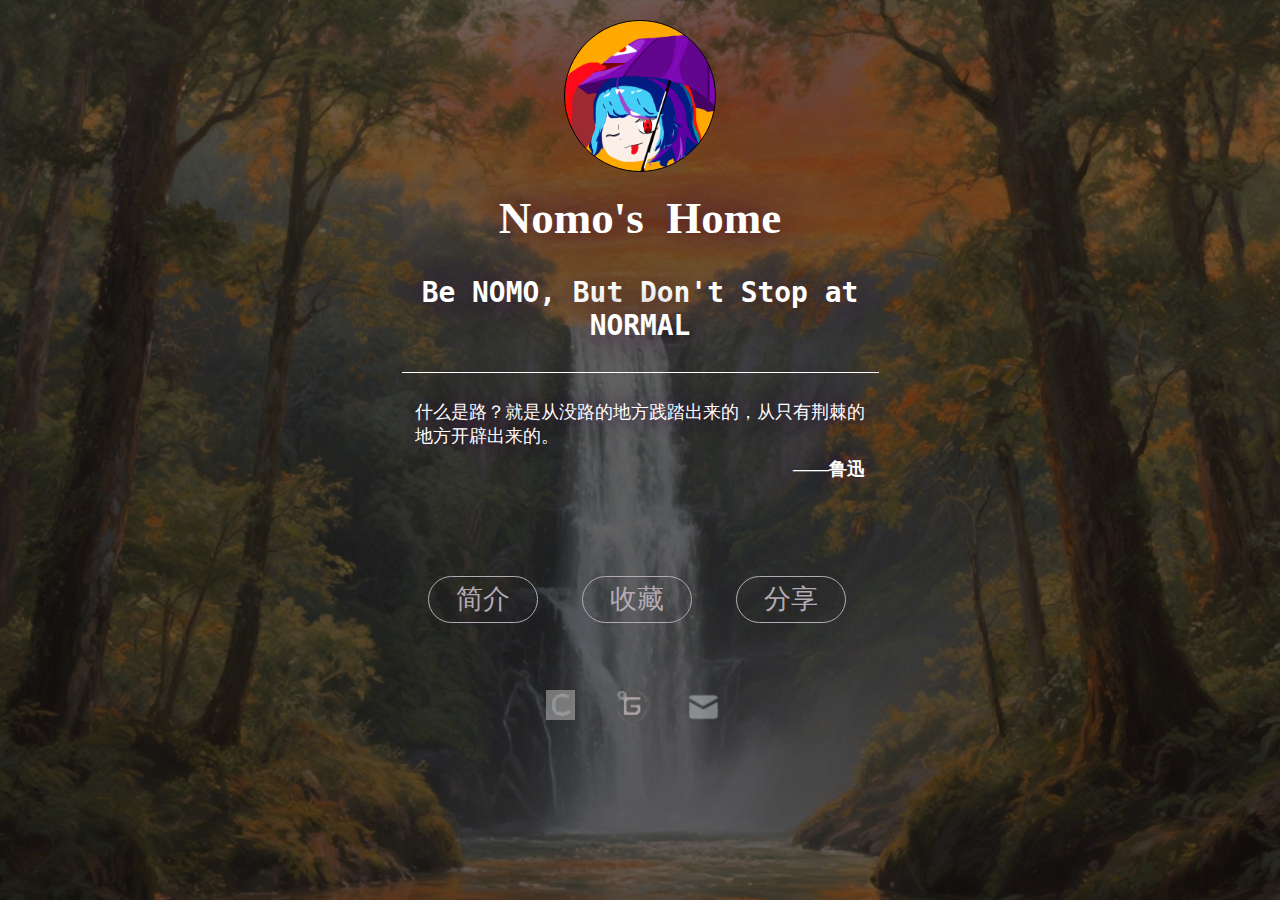
<file: index.html>
<!DOCTYPE html>
<html>
    <head>
        <meta charset="utf-8">

        <link rel="stylesheet" href="./CSS/baseStyle/container.css">

        <link rel="stylesheet" href="./CSS/specific/index.css">

        <link rel="stylesheet" href="./CSS/element/portrait.css">

        <title>Nomo's Home</title>
    </head>
    <body>
        <div class = "index_List">
            <!-- 设置头像 -->
            <div class="portrait_circle" style="background-image: url(./res/img/head.png);">
                <div class="myPh container_fix_center">
                    <span>Build in 2025</span>
                </div>
            </div>

            <!-- 设置index主题和一句话简介 -->
            <div class = "title">
                <h1>Nomo's&nbsp; Home</h1>
                <h2>Be NOMO, But Don't Stop at NORMAL</h2>

            </div>

            <!-- 设置喜欢的格言 -->
            <div class = "motto">
                <h1>什么是路？就是从没路的地方践踏出来的，从只有荆棘的地方开辟出来的。</h1>
                <h2>——鲁迅</h2>
            </div>

            <!-- 设置导航按钮 -->
            <div class="navigation">
                <a href="./HTML/introduction.html"><div class="choose">简介 </div></a>
                <a href="#"><div class="choose">收藏 </div></a>
                <a href="#"><div class="choose">分享 </div></a>        
            </div>

            <!-- 设置各相关账户主页链接 -->
            <div class="links">
                <a href="https://blog.csdn.net/Innomol?type=blog" target="_blank" ><div class="csdn"></div></a>
                <a href="https://gitee.com/nomo-zhuoyu" target="_blank"><div class = "gitee"></div></a>
                <a href="mailto:thinkingagin@163.com" target="_blank"><div class="mail"></div></a>
            </div>
        </div>


    </body>
</html>
</file>
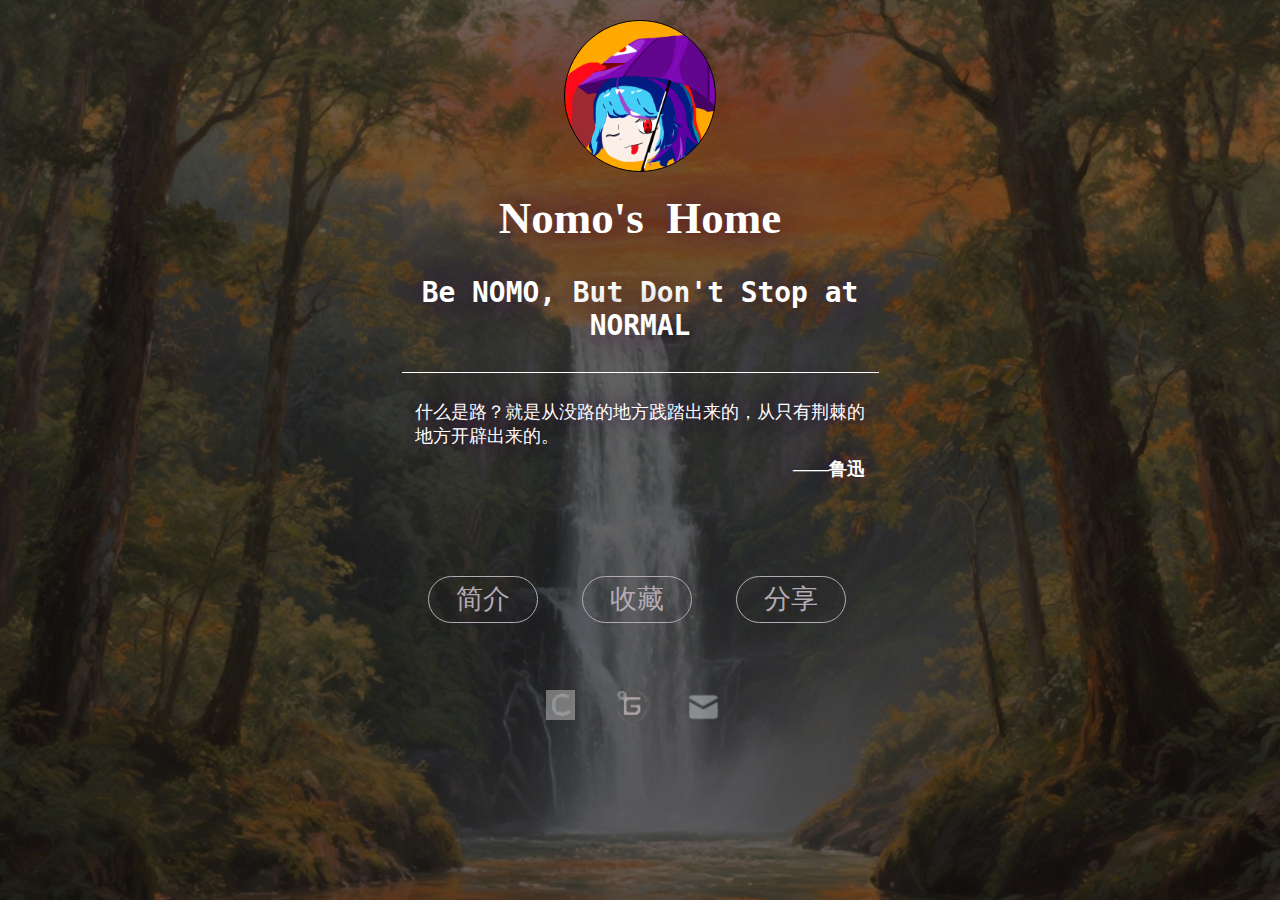
<file: HTML/index.html>
<!DOCTYPE html>
<html>
    <head>
        <meta charset="utf-8">

        <link rel="stylesheet" href="../CSS/baseStyle/container.css">

        <link rel="stylesheet" href="../CSS/specific/index.css">

        <link rel="stylesheet" href="../CSS/element/portrait.css">

        <title>Nomo's Home</title>
    </head>
    <body>
        <div class = "index_List">
            <!-- 设置头像 -->
            <div class="portrait_circle" style="background-image: url(../res/img/head.png);">
                <div class="myPh container_fix_center">
                    <span>Build in 2025</span>
                </div>
            </div>

            <!-- 设置index主题和一句话简介 -->
            <div class = "title">
                <h1>Nomo's&nbsp; Home</h1>
                <h2>Be NOMO, But Don't Stop at NORMAL</h2>

            </div>

            <!-- 设置喜欢的格言 -->
            <div class = "motto">
                <h1>什么是路？就是从没路的地方践踏出来的，从只有荆棘的地方开辟出来的。</h1>
                <h2>——鲁迅</h2>
            </div>

            <!-- 设置导航按钮 -->
            <div class="navigation">
                <a href="../HTML/introduction.html"><div class="choose">简介 </div></a>
                <a href="#"><div class="choose">收藏 </div></a>
                <a href="#"><div class="choose">分享 </div></a>        
            </div>

            <!-- 设置各相关账户主页链接 -->
            <div class="links">
                <a href="https://blog.csdn.net/Innomol?type=blog" target="_blank" ><div class="csdn"></div></a>
                <a href="https://gitee.com/nomo-zhuoyu" target="_blank"><div class = "gitee"></div></a>
                <a href="mailto:thinkingagin@163.com" target="_blank"><div class="mail"></div></a>
            </div>
        </div>


    </body>
</html>
</file>
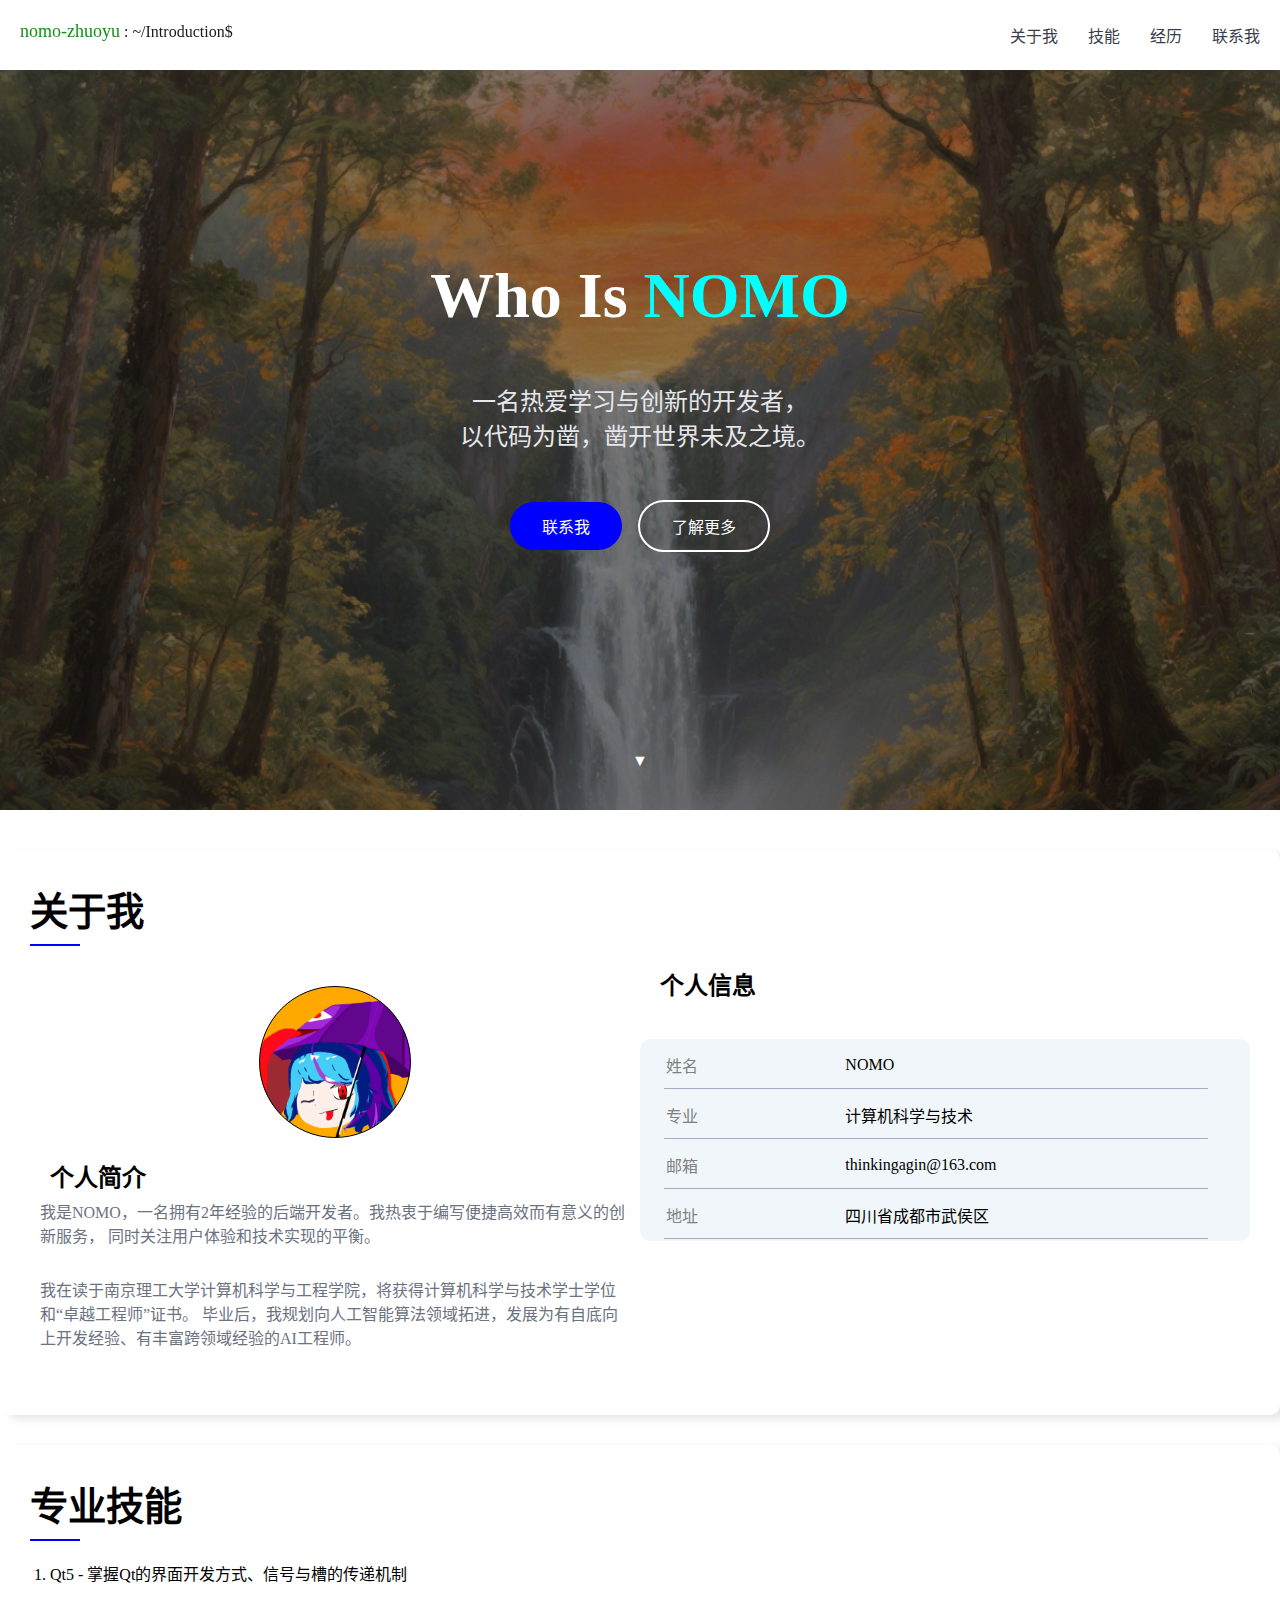
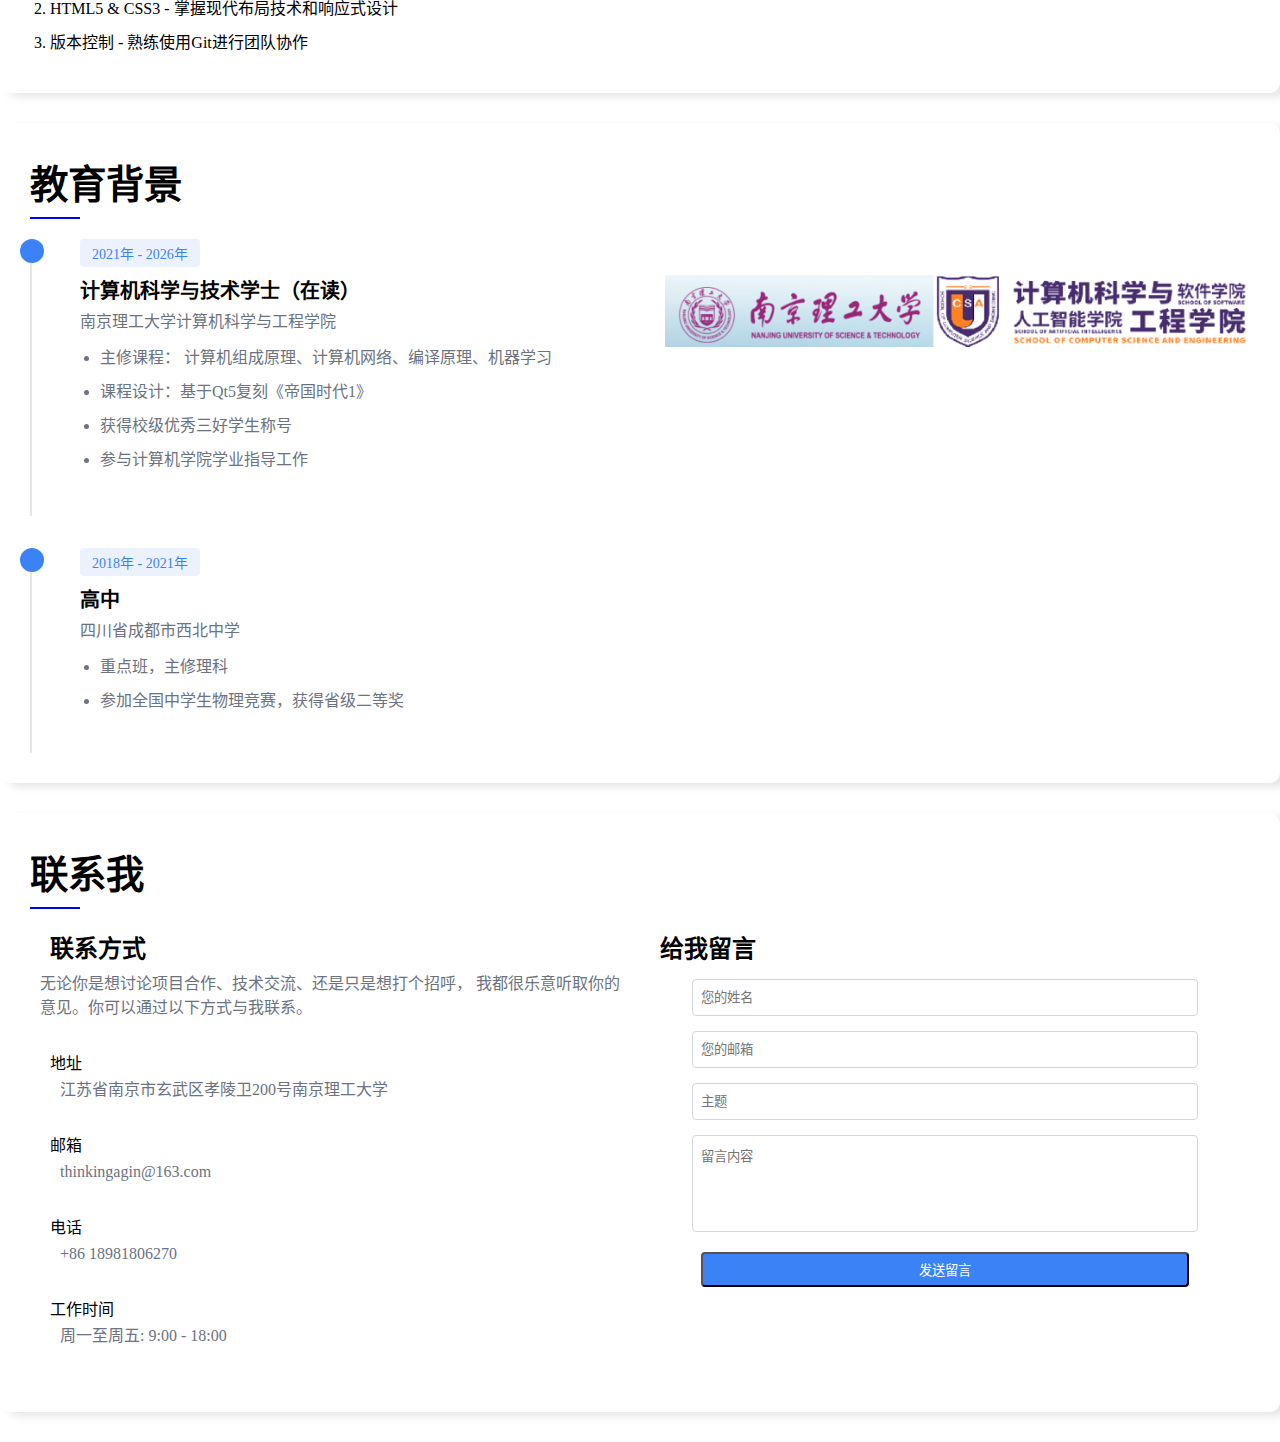
<file: HTML/introduction.html>
<!DOCTYPE html>
<html lang="zh-CN">
    <head>
        <meta charset="UTF-8">
        <link rel="stylesheet" href="../CSS/specific/introduction.css">
        <link rel="stylesheet" href="../CSS/baseStyle/layout.css">
        <link rel="stylesheet" href="../CSS/baseStyle/text.css">
        <link rel="stylesheet" href="../CSS/baseStyle/shape.css">
        <link rel="stylesheet" href="../CSS/baseStyle/animation.css">

        <link rel="stylesheet" href="../CSS/element/terminal.css">
        <link rel="stylesheet" href="../CSS/element/portrait.css">
    </head>

    <body>
        <header id="navbar">
            <div  class="terminal layout_float_left">
                <a class="text_default terminal-usrname animation_toFontWhite animation_toBackgroundGreen" href="../index.html">nomo-zhuoyu</a> <span class="terminal-path">: ~/Introduction$</span> <span class="terminal-cursor"></span>
            </div>


            <!-- 桌面导航 -->
            <nav class="layout_float_right shape_height_full">
                <div class="navTag layout_float_left shape_height_full">
                    <a class="text_default" href="#about">关于我</a>
                </div>
                <div class="navTag layout_float_left shape_height_full">
                    <a class="text_default" href="#skills">技能</a>
                </div>
                <div class="navTag layout_float_left shape_height_full">
                    <a class="text_default" href="#experience">经历</a>
                </div>
                <div class="navTag layout_float_left shape_height_full">
                    <a class="text_default" href="#contact">联系我</a>
                </div>
            </nav>
        </header>

        <main>

            <!-- 简介 -->
            <section class="brief">
                <!-- 背景图片 -->
                <div class="background">
                    <img src="../res/img/bref_intro_background.png" alt="背景图片" class="beif_background">
                </div>
                
                <!-- 前景文字 -->
                <div class="prospect">
                    <h1 class="title">
                        Who Is <span style="color: aqua;">NOMO</span>
                    </h1>

                    <p class="content">
                        一名热爱学习与创新的开发者，<br>
                        以代码为凿，凿开世界未及之境。
                    </p>

                    <div class="link">
                        <a href="#contact" class="btn_contact">
                            联系我
                        </a>
                        <a href="#about" class="btn_about">
                            了解更多
                        </a>
                    </div>
                </div>
                
                <!-- 向下滚动指示 -->
                <a href="#about" class="go_next">
                    <i class="icon-with-pseudo"></i>
                </a>
            </section>

            <!-- 关于我 -->
            <section id="about" class="begin_content">
                <h1 class="content_title">关于我</h1>

                <div class="container">
                    <div class="left">
                        <div class="portrait_circle" style="background-image: url(../res/img/head.png);"></div>

                        <h3 class="content_Text_Title">个人简介</h3>
                        <p class="content_Text">
                            我是NOMO，一名拥有2年经验的后端开发者。我热衷于编写便捷高效而有意义的创新服务，
                            同时关注用户体验和技术实现的平衡。
                        </p>
                        <p class="content_Text">
                            我在读于南京理工大学计算机科学与工程学院，将获得计算机科学与技术学士学位和“卓越工程师”证书。
                            毕业后，我规划向人工智能算法领域拓进，发展为有自底向上开发经验、有丰富跨领域经验的AI工程师。
                        </p>
                    </div>

                    <div class="right">
                        <!-- 个人信息表格 -->
                        <h4 class="content_Text_Title">个人信息</h4>
                        <div class="center">
                            <table class="introTable backgroundColor_lightBlue">
                                <tr>
                                    <td class="introTable_Key">姓名</td>
                                    <td class="introTable_Value">NOMO</td>
                                </tr>
                                <tr>
                                    <td class="introTable_Key">专业</td>
                                    <td class="introTable_Value">计算机科学与技术</td>
                                </tr>
                                <tr>
                                    <td class="introTable_Key">邮箱</td>
                                    <td class="introTable_Value">thinkingagin@163.com</td>
                                </tr>
                                <tr>
                                    <td class="introTable_Key">地址</td>
                                    <td class="introTable_Value">四川省成都市武侯区</td>
                                </tr>
                            </table>
                        </div>
                    </div>
                </div>
                
            </section>


            <!-- 专业技能 -->
            <section id="skills" class="other_content">
                <h1 class="content_title">专业技能</h1>

                <ol>
                    <li>Qt5 - 掌握Qt的界面开发方式、信号与槽的传递机制</li>
                    <li>HTML5 & CSS3 - 掌握现代布局技术和响应式设计</li>
                    <li>版本控制 - 熟练使用Git进行团队协作</li>
                </ol>
            </section>

            

            <!-- 经历 -->
            <section id="experience" class="other_content">
                <!-- 教育背景 -->
                <div>
                    <h1 class="content_title">教育背景</h1>
                    
                    <div class="yearLine">
                        <!-- 教育背景1 -->
                        <div class="yearNode">
                            <div class="circle"></div>
                            <span class="timeBadge">
                                2021年 - 2026年
                            </span>
                            <div class="container">
                                <div class="left">
                                    <h4 class="title">计算机科学与技术学士（在读）</h4>
                                    <p class="describe">南京理工大学计算机科学与工程学院</p>
                                    <ul class="display">
                                        <li>主修课程： 计算机组成原理、计算机网络、编译原理、机器学习</li>
                                        <li>课程设计：基于Qt5复刻《帝国时代1》</li>
                                        <li>获得校级优秀三好学生称号</li>
                                        <li>参与计算机学院学业指导工作</li>
                                    </ul>
                                </div>
                                <div class="right">
                                    <img src="../res/img/universityLOGO.png" alt="南京理工大学计算机学院" style="width: 100%;" usemap="#toNJUST">
                                    <map name="toNJUST">
                                        <area shape="rect" coords="0,0,200,55" href="https://www.njust.edu.cn/xxjj/list.htm" alt="南京理工大学">
                                        <area shape="rect" coords="210,0,450,55" href="https://cs.njust.edu.cn/1715/list.htm" alt="南京理工大学">
                                    </map>
                                </div>
                            </div>
                        </div>
                        
                        <!-- 教育背景2 -->
                        <div class="yearNode">
                            <div class="circle"></div>
                            <span class="timeBadge">
                                2018年 - 2021年
                            </span>
                            <h4 class="title">高中</h4>
                            <p class="describe">四川省成都市西北中学</p>
                            <ul class="display">
                                <li>重点班，主修理科</li>
                                <li>参加全国中学生物理竞赛，获得省级二等奖</li>
                            </ul>
                        </div>
                    </div>
                </div>
            </section>


            <!-- 联系我 -->
            <section id="contact" class="other_content">
                <h1 class="content_title">联系我</h1>
                <div class="container">
                    <div class="left">
                        <!-- 联系信息 -->
                        <div>
                            <h3 class="content_Text_Title">联系方式</h3>
                            
                            <p class="content_Text">
                                无论你是想讨论项目合作、技术交流、还是只是想打个招呼，
                                我都很乐意听取你的意见。你可以通过以下方式与我联系。
                            </p>
                            
                            <div class="margin_left_20">
                                <div class="margin_top_10">
                                    <h4 class="font_medium">地址</h4>
                                    <p class="content_Text">江苏省南京市玄武区孝陵卫200号南京理工大学</p>
                                </div>
                                
                                <div class="margin_top_10">
                                    <h4 class="font_medium">邮箱</h4>
                                    <p class="content_Text">thinkingagin@163.com</p>
                                </div>
                                
                                <div class="margin_top_10">
                                    <h4 class="font_medium">电话</h4>
                                    <p class="content_Text">+86 18981806270</p>
                                </div>

                                <div class="margin_top_10">
                                    <h4 class="font_medium">工作时间</h4>
                                    <p class="content_Text">周一至周五: 9:00 - 18:00</p>
                                </div>
                            </div>
                        </div>
                    </div>
                    <div class="right">
                        <!-- 留言表单 -->
                        <h3 class="content_Text_Title">给我留言</h3>
                        
                        <form id="contact-form" class="space-y-6">
                            <input type="text" id="name" class="form-input-style" placeholder="您的姓名">
                        
                            <input type="email" id="email" class="form-input-style" placeholder="您的邮箱">
                        
                            <input type="text" id="subject" class="form-input-style" placeholder="主题">
                        
                            <textarea id="message" rows="5" class="form-input-style form-input-style-nonResize" placeholder="留言内容"></textarea>
                        
                            <button type="submit" class="submit_button">
                                发送留言
                            </button>
                        </form>
                    </div>
                </div>
            </section>
        </main>
    </body>
</html>
</file>
<file: CSS/baseStyle/container.css>
.container_fix_center{
    display: flex;
    align-items: center;
    justify-content: center;
}
</file>
<file: CSS/specific/index.css>
*{
    margin: 0;
    padding: 0;
}

body{
    background: url("../../res/img/bref_intro_background.png") no-repeat center center fixed;
    background-size: cover;
    background-color: rgba(0, 0, 0, 0.5);
    background-blend-mode: multiply;
}

.index_List{
    height: 90vh;
    width: 50vw;
    margin: 0 auto;
}

.myPh{
    height: 100%;
    width: 100%;
    background:rgba(255, 168, 0, 1);

    color:aliceblue;
    text-align: center;
    font-size: large;
    border-radius: 50%;

    /*动画效果*/
    opacity: 0;
    transition: opacity 1s ease-in-out;
}

.myPh:hover{
    opacity: 1;
}

/* 首页标题 */
.index_List .title{
    width: 53vh;
    height: 20vh;
    border-bottom:  0.15vh solid white;
    margin:auto ;
    user-select:none;   /*设置文字不可被选中*/
}

.index_List .title h1{
    color: white;
    text-align: center;
    font-size: 5vh;
    font-weight: 800px;
    text-shadow: 0 0 4vh #32003C ;
    pointer-events: none;

}

.index_List .title h2{
    color: white;
    padding-top: 3.5vh;
    text-align: center;
    font-size: 3.1vh;
    font-weight: 400px;
    text-shadow: 0 0 4vh #32003C ;
    font-family: monospace;
}


/* 喜欢的格言 */
.index_List .motto{
    width: 50vh;
    height: 20vh;
    /* background-color: peru; */
    margin: auto ;

    user-select:none;  
}

.index_List .motto h1{
    color: white;
    padding-top: 3vh;
    font-size: 2vh;
    font-weight: normal;
    text-shadow: 0 0 2vh #32003C ;
}

.index_List .motto h2{
    color: white;
    padding-top: 1vh;
    font-size: 2vh;
    text-align: right;
    text-shadow: 0 0 2vh #32003C ;
}


/* 导航 */
.index_List .navigation{
    width: 53vh;
    height: 10vh;
    margin: auto ;
}

.index_List .navigation .choose{
    margin: 2.5vh 2vh 2.5vh 2.9vh;
    float: left;
    width: 12vh;
    height: 5vh;
    border: rgba(180 , 170 , 180 , 1) solid 0.08vh;
    text-align: center;
    line-height: 5vh;
    font-size: 3vh;
    color: rgba(180 , 170 , 180 , 1);
    border-radius: 3vh;

}

.index_List .navigation .choose:hover{
    margin: 2.5vh 2vh 2.5vh 2.9vh;
    float: left;
    width: 12vh;
    height: 5vh;
    /* background: red; */
    border: white solid 0.08vh;
    text-align: center;
    line-height: 5vh;
    font-size: 3vh;
    color: white;
    border-radius: 3vh;
}

/* 其他相关主页链接 */
.index_List .links{
    width: 30vh;
    height: 10vh;
    /* background-color: purple; */
    margin: auto ; 
}

/* 我的csdn */
.index_List .links .csdn
{
    margin-top: 5vh;
    margin-left: 4.5vh;
    width: 3.3vh;
    height: 3.3vh;
    float: left;
    background: url("../../res/img/logo/logo_csdn.png");
    background-size: 100% 100%;
    opacity: 0.5;
}

.index_List .links .csdn:hover
{
    opacity: 1;
}

/* 我的gitee仓库 */
.index_List .links .gitee{
    margin-top: 5vh;
    margin-left: 4.5vh;
    width: 3.5vh;
    height: 3.5vh;
    float: left;
    background: url("../../res/img/logo/logo_gitee.png") ;
    background-size: 100% 100%;
    opacity: 0.5;
}

.index_List .links .gitee:hover{
    opacity: 1;
}

/* 向我发送邮件 */
.index_List .links .mail{
    margin-top: 5vh;
    margin-left: 4.5vh;
    width: 3.5vh;
    height: 3.5vh;
    float: left;
    background: url("../../res/img/logo/logo_mail.png");
    background-size: 100% 100%;
    opacity: 0.5;
}

.index_List .links .mail:hover{
    opacity: 1;
}
</file>
<file: CSS/element/portrait.css>
/*头像*/
.portrait_circle {
    width: 150px;
    height: 150px;

    background-size: 100% 100%;
    margin: 20px auto 20px auto;
    border: 0.3px solid black;
    border-radius: 50%;
}
</file>
<file: CSS/specific/introduction.css>
/*清除默认边界*/
*{
    margin: 0;
    padding: 0;
}

/* 列表样式 */
ol, ul {
    padding-left: 20px;
}

li {
    margin-bottom: 10px;
}


/*导航栏*/
#navbar{
    height: 70px;
    width: 100%;

    background-color: white;
    opacity: 0.9;
    z-index: 100;

    position: fixed;
}

#navbar .navTag{
    display: flex;
    justify-content: center;
    align-items: center;

    margin-left: 10px;
    margin-right: 20px;
}

#navbar .navTag a{
    position: relative;

    /* 过渡动画  */
    color: rgba(31, 41, 55, 1); 
    transition-property: color transform;
    transition-timing-function: cubic-bezier(0.4, 0, 0.2, 1);
    transition-duration: 150ms;
}

/* 悬停状态 */
#navbar .navTag a:hover {
    color: #3b82f6;
}

/* 下划线效果 - 动态从左侧展开 */
#navbar .navTag a::after {
    content: '';
    position: absolute;
    width: 100%;
    height: 2px;
    bottom: -2px; 
    left: 0;
    background-color: #3b82f6;
    transform: scaleX(0);
    transform-origin: bottom left;
    transition: transform 0.3s ease;
}

#navbar .navTag a:hover::after {
    transform: scaleX(1);
    transform-origin: bottom left;
}


/*简介*/
section.brief{
    position: relative;

    height: 90vh;
    min-height: 650px;

    display: flex;
    align-items: center;
    justify-content: center;

    overflow: hidden;
}

section.brief div.background{
    position: absolute;
    background-color: black;
    margin-top: 70px;

    inset: 0;
    z-index: -1;
}

section.brief img.beif_background{
    width: 100%;
    opacity: 0.6;
}

section.brief div.prospect{
    position: relative;
    
    z-index: 0;
    text-align: center;
}

section.brief div.prospect .title{
    font-size: clamp(2.5rem, 6vw, 4rem);
    font-weight: bold;
    color: white;
    
    margin-bottom: 3rem;
    line-height: 1.2;
}

section.brief div.prospect .content{
    font-size: clamp(1rem, 2vw, 1.5rem);
    color: rgb(229, 231, 235);
    max-width: 36rem;
    /* 水平居中 */
    margin-left: auto;
    margin-right: auto;

    margin-bottom: 3rem;
    text-wrap: balance;
}

section.brief div.prospect .link{
    display: flex;
    flex-direction: row;
    align-items: center;
    justify-content: center;

    gap: 1rem;
}

section.brief div.prospect .btn_contact{
    padding: 0.75rem 2rem 0.75rem 2rem;
    
    background-color: blue;
    color: white;
    
    /* 圆角边框 */
    border-radius: 9999px;

    /* 过渡动画效果 */
    transition-property: all;
    transition-timing-function: cubic-bezier(0.4, 0, 0.2, 1);
    transition-duration: 150ms;

    text-decoration-line: none;
}

section.brief div.prospect .btn_contact:hover{
    background-color: rgb(22, 22, 232);
    transform: translateY(-10px);
}

section.brief div.prospect .btn_about {
    padding: 0.75rem 2rem 0.75rem 2rem;
    
    border: 2px solid white;
    color: white;
    
    /* 圆角边框 */
    border-radius: 9999px;

    text-decoration-line: none;
}

section.brief div.prospect .btn_about:hover {
    /* 半透明白色背景 */
    background-color: rgba(255, 255, 255, 0.1);
}

/* 弹跳动画 */
@keyframes bounce {
    0%, 20%, 50%, 80%, 100% {
        transform: translateX(-50%) translateY(0);
    }
    40% {
        transform: translateX(-50%) translateY(-10px);
    }
    60% {
        transform: translateX(-50%) translateY(-5px);
    }
}

section.brief .go_next{
    position: absolute;
    bottom: 40px;
    
    /*居中*/
    left: 50%;
    transform: translateX(-50%);
    
    /* 应用弹跳动画 */
    animation: bounce 2s infinite;

    text-decoration-line: none;
    color: white;
}

.icon-with-pseudo::before {
    content: "▼";
    font-size: 1rem;
}


/* 内容板块样式 */
h1.content_title{
    font-size: clamp(1.5rem, 3vw, 2.5rem);
    color: black;
    position: relative;
    padding-bottom: 10px;
    margin-bottom: 20px;
}

/* title的下划线 */
h1.content_title::after {
    content: '';
    position: absolute;
    bottom: 0;
    left: 0;
    width: 50px; 
    height: 2px;
    background-color: blue;
}

section.begin_content{
    background-color: white;
    border-radius: 10px;
    box-shadow: 8px 4px 8px rgba(0, 0, 0, 0.1);
    padding: 30px;
    margin-top: 40px;
    margin-bottom: 30px;
}

section.other_content{
    background-color: white;
    border-radius: 10px;
    box-shadow: 8px 4px 8px rgba(0, 0, 0, 0.1);
    padding: 30px;
    margin-bottom: 30px;
}

.content_Text_Title{
    padding-left: 20px;
    font-size: 24px;
    font-weight: 600;
    margin-bottom: 8px;
}

.content_Text {
    margin: 0 10px auto 10px;

    color: rgba(107, 114, 128, 1);
    margin-bottom: 30px;
    line-height: 1.5;
}



div.center{
    display: flex;
    align-items:center;
    justify-content: center;
}

/*左右布局*/
div.container{
    display: inline-block;
    width: 100%;
}

div.container div.left{
    position: relative;
    float: left;
    height: 100%;
    width: 50%;
}

div.container div.right{
    justify-content: center;
    position: relative;
    float: right;
    height: 100%;
    width: 50%;
}

/*个人信息表格*/
table.introTable{
    width: 100%;
    margin-top: 30px;
    border-radius: 10px;
}

table.introTable td.introTable_Key {
    position: relative;
    padding: 0.75rem 0 0.75rem 1.5rem;
    
    color: gray;
    font-weight: 500;
    width: 33.333333%;
    /* border-bottom: rgb(170, 170, 201) solid 1px; */
}

table.introTable td.introTable_Value{
    position: relative;
    padding-top: 0.75rem auto 0.75rem;
    margin-right: 5px;
    /* border-bottom: rgb(170, 170, 201) solid 1px; */
}

/* 底部边框 */
table.introTable td.introTable_Key::after {
    content: '';
    position: absolute;
    bottom: 0;
    right: -2px;
    width: 90%;
    height: 1px;
    background-color: rgb(170, 170, 201);
}

table.introTable td.introTable_Value::after {
    content: '';
    position: absolute;
    bottom: 0;
    left: 0;
    width: 90%;
    height: 1px;
    background-color: rgb(170, 170, 201);
}


.backgroundColor_lightBlue{
    background-color: rgba(109, 171, 193, 0.1);  
}


.margin_left_20{
    margin-left: 20px;
}

.margin_top_10{
    margin-top: 10px;
}


.font_medium {
    font-weight: 500;
    margin-bottom: 4px;
}

    /* 表单输入样式 */
.form-input-style {
    display: block;
    width: 80%;
    padding: 10px 8px; 
    margin: 15px auto auto auto;

    border-radius: 4px; 
    border: 1px solid rgba(209, 213, 219, 1); 
    
    /* 焦点状态样式 */
    transition: all 0.2s ease;
    outline: none;
}

.form-input-style-nonResize{
    resize: none;
}

/* 焦点状态 */
.form-input-style:focus {
    border-color: #3b82f6; 
    box-shadow: 0 0 0 0.5rem rgba(59, 130, 246, 0.2);
}

button.submit_button {
    display: flex;
    width: 80%;
    padding: 6px 4px; 
    background-color: #3b82f6; 
    color: white;
    border-radius: 4px;

    margin: 20px auto auto auto;

    align-items: center;
    justify-content: center;
    
    /* 过渡动画 */
    transition: all 0.2s ease;
}

button.submit_button:hover {
    background-color: rgba(59, 130, 246, 0.9); 
    transform: translateY(-2px);
}



/* 时间轴 */
div.yearLine {
    /* 为直接子元素添加底部边距 */
    > * + * {
        margin-top: 2rem;
    }
}

div.yearLine div.yearNode {
    position: relative;
    
    padding-left: 3rem;
    border-left: 2px solid;

    border-color: rgba(229, 231, 235, 1);
    
    padding-bottom: 2rem;
}

div.yearLine div.yearNode div.circle {
    position: absolute;
    
    left: -0.75rem;
    top: 0;
    
    width: 1.5rem;
    height: 1.5rem;
    
    border-radius: 50%;
    
    background-color: #3b82f6;
}

div.yearLine div.yearNode span.timeBadge {
    display: inline-block;
    
    padding: 0.25rem 0.75rem;

    background-color: rgba(59, 130, 246, 0.1);
    
    color: #3b82f6; 
    
    font-size: 0.875rem;
    font-weight: 500;
    
    border-radius: 0.25rem;

    margin-bottom: 0.5rem;
}


div.yearLine div.yearNode .title {
    font-size: 1.25rem;
    font-weight: 600;
    margin-bottom: 0.25rem;
}

div.yearLine div.yearNode .describe {
    color: rgba(107, 114, 128, 1);
    margin-bottom: 0.75rem;
}

div.yearLine div.yearNode ul.display {
    padding-left: 20px;
}

/* 子元素间距 */
div.yearLine div.yearNode ul.display > * {
    list-style-type: disc;
    color: rgba(107, 114, 128, 1);
}
</file>
<file: CSS/baseStyle/layout.css>
.layout_none{
    margin: 0;
    padding: 0;
}

.layout_relative{
    position: relative;
}

.layout_float_left{
    position: relative;
    float: left;
}

.layout_float_right{
    position: relative;
    float: right;
}

.layout_float_top{
    position: relative;
    float: top;
}
</file>
<file: CSS/baseStyle/text.css>
.text_default{
    text-decoration-line: none;
    color: black;
}
</file>
<file: CSS/baseStyle/shape.css>
.shape_height_full{
    height: 100%;
}
</file>
<file: CSS/baseStyle/animation.css>
.animation_toBackgroundGreen:hover{
    background-color: green;
}

.animation_toFontWhite:hover{
    color: white;
}
</file>
<file: CSS/element/terminal.css>
@keyframes terminal-blink {
    0%, 100% {
        background-color: #00f; /* 蓝色光标 */
    }
    50% {
        background-color: transparent;
    }
}

/* 最外围的div */
div.terminal{
    height: 100%;
    top: 30%;
    left: 20px;
}

.terminal-cursor {
    width: 12px;
    height: 24px;
    display: inline-block;

    animation: terminal-blink 1.2s infinite;
    vertical-align: middle;
}

/* 名称 */
.terminal-usrname{
    color: green;
    font-family:'Times New Roman', Times, serif;
    font-size: large;
}

/* 路径 */
.terminal-path{
    color: black;
    font-size: medium;
}
</file>
